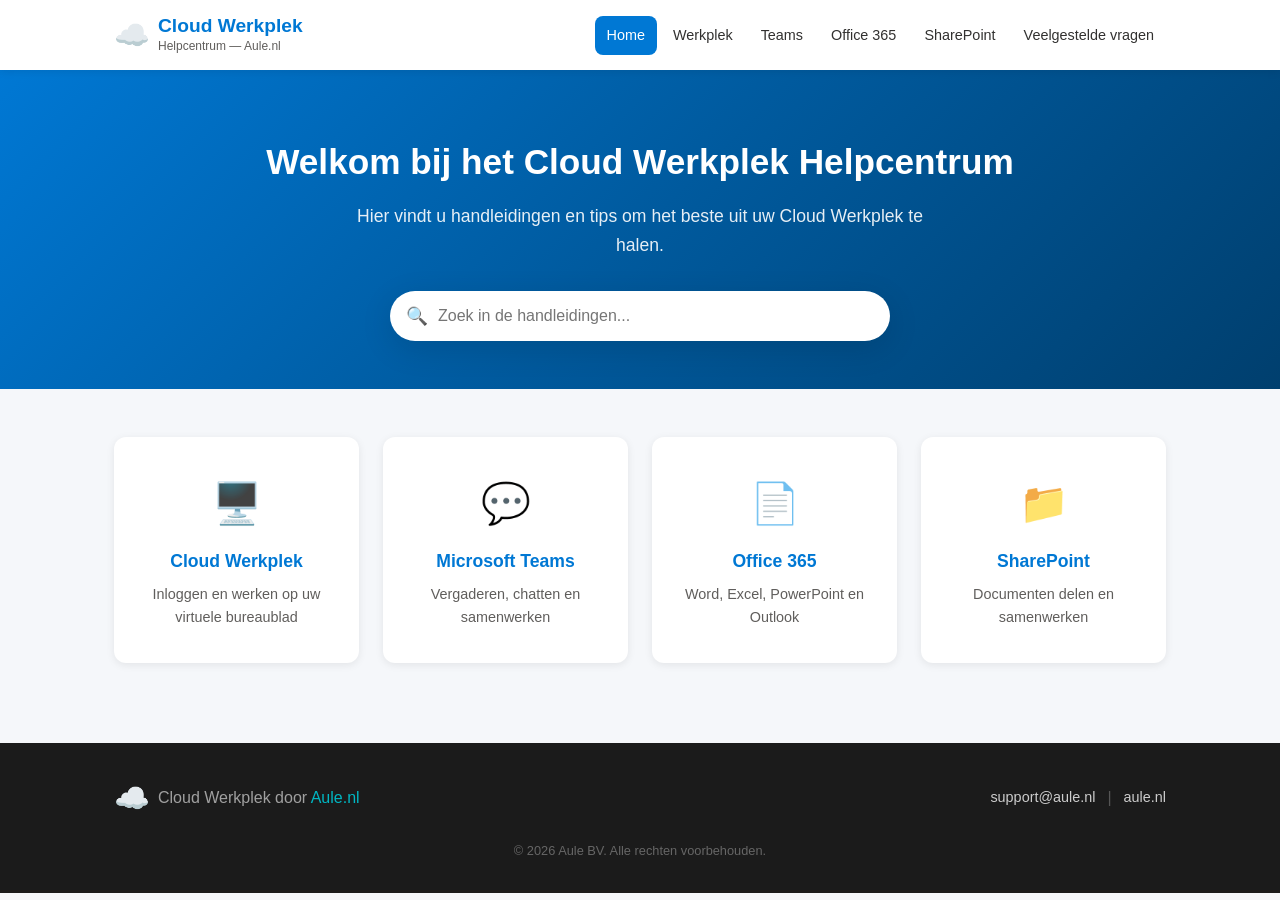
<file: index.html>
<!DOCTYPE html>
<html lang="nl">
<head>
    <meta charset="UTF-8">
    <meta name="viewport" content="width=device-width, initial-scale=1.0">
    <title>Cloud Werkplek Help - Aule.nl</title>
    <link rel="icon" href="data:image/svg+xml,<svg xmlns='http://www.w3.org/2000/svg' viewBox='0 0 100 100'><text y='.9em' font-size='90'>☁️</text></svg>">
    <link rel="stylesheet" href="style.css">
</head>
<body>
    <!-- Header -->
    <header class="header">
        <div class="container header-inner">
            <div class="logo">
                <span class="logo-icon">☁️</span>
                <div>
                    <span class="logo-text">Cloud Werkplek</span>
                    <span class="logo-sub">Helpcentrum — Aule.nl</span>
                </div>
            </div>
            <nav class="nav">
                <a href="#home" class="nav-link active" data-section="home">Home</a>
                <a href="#avd" class="nav-link" data-section="avd">Werkplek</a>
                <a href="#teams" class="nav-link" data-section="teams">Teams</a>
                <a href="#office" class="nav-link" data-section="office">Office 365</a>
                <a href="#sharepoint" class="nav-link" data-section="sharepoint">SharePoint</a>
                <a href="#faq" class="nav-link" data-section="faq">Veelgestelde vragen</a>
            </nav>
            <button class="mobile-menu-btn" aria-label="Menu">☰</button>
        </div>
    </header>

    <!-- Hero / Home -->
    <section id="home" class="hero">
        <div class="container">
            <h1>Welkom bij het Cloud Werkplek Helpcentrum</h1>
            <p class="hero-sub">Hier vindt u handleidingen en tips om het beste uit uw Cloud Werkplek te halen.</p>
            <div class="search-box">
                <input type="text" id="searchInput" placeholder="Zoek in de handleidingen..." aria-label="Zoeken">
                <span class="search-icon">🔍</span>
            </div>
        </div>
    </section>

    <!-- Quick Links -->
    <section class="quick-links">
        <div class="container">
            <div class="cards">
                <a href="#avd" class="card" data-nav="avd">
                    <div class="card-icon">🖥️</div>
                    <h3>Cloud Werkplek</h3>
                    <p>Inloggen en werken op uw virtuele bureaublad</p>
                </a>
                <a href="#teams" class="card" data-nav="teams">
                    <div class="card-icon">💬</div>
                    <h3>Microsoft Teams</h3>
                    <p>Vergaderen, chatten en samenwerken</p>
                </a>
                <a href="#office" class="card" data-nav="office">
                    <div class="card-icon">📄</div>
                    <h3>Office 365</h3>
                    <p>Word, Excel, PowerPoint en Outlook</p>
                </a>
                <a href="#sharepoint" class="card" data-nav="sharepoint">
                    <div class="card-icon">📁</div>
                    <h3>SharePoint</h3>
                    <p>Documenten delen en samenwerken</p>
                </a>
            </div>
        </div>
    </section>

    <!-- Azure Virtual Desktop -->
    <section id="avd" class="content-section hidden">
        <div class="container">
            <h2>🖥️ Cloud Werkplek (Azure Virtual Desktop)</h2>
            <p class="section-intro">Uw Cloud Werkplek is een veilige virtuele desktop die u overal kunt gebruiken. Hieronder vindt u stap-voor-stap uitleg.</p>

            <div class="guide-block" id="avd-inloggen">
                <h3>Inloggen op uw Cloud Werkplek</h3>
                <div class="steps">
                    <div class="step">
                        <div class="step-number">1</div>
                        <div class="step-content">
                            <h4>Open de webbrowser</h4>
                            <p>Ga naar <a href="https://client.wvd.microsoft.com/arm/webclient" target="_blank" rel="noopener">https://client.wvd.microsoft.com/arm/webclient</a></p>
                            <div class="tip">💡 Tip: Sla deze link op als favoriet/bladwijzer in uw browser.</div>
                        </div>
                    </div>
                    <div class="step">
                        <div class="step-number">2</div>
                        <div class="step-content">
                            <h4>Log in met uw account</h4>
                            <p>Voer uw e-mailadres en wachtwoord in. Dit zijn dezelfde gegevens als voor uw werkmail.</p>
                        </div>
                    </div>
                    <div class="step">
                        <div class="step-number">3</div>
                        <div class="step-content">
                            <h4>Bevestig met MFA</h4>
                            <p>Bevestig de aanmelding met de Microsoft Authenticator app op uw telefoon of via een SMS-code.</p>
                        </div>
                    </div>
                    <div class="step">
                        <div class="step-number">4</div>
                        <div class="step-content">
                            <h4>Klik op uw bureaublad</h4>
                            <p>U ziet nu uw Cloud Werkplek. Dubbelklik erop om verbinding te maken. Na enkele seconden verschijnt uw bureaublad.</p>
                        </div>
                    </div>
                </div>
            </div>

            <div class="guide-block" id="avd-app">
                <h3>De Remote Desktop App installeren (aanbevolen)</h3>
                <p>Voor de beste ervaring raden wij de Remote Desktop app aan:</p>
                <div class="steps">
                    <div class="step">
                        <div class="step-number">1</div>
                        <div class="step-content">
                            <h4>Download de app</h4>
                            <p><strong>Windows:</strong> Download de <a href="https://go.microsoft.com/fwlink/?linkid=2139369" target="_blank" rel="noopener">Windows Desktop Client</a> uit de Microsoft Store of website.</p>
                            <p><strong>Mac:</strong> Download <a href="https://apps.apple.com/app/windows-app/id1295203466" target="_blank" rel="noopener">Windows App</a> uit de App Store.</p>
                            <p><strong>Telefoon/Tablet:</strong> Zoek naar "Windows App" in de App Store of Google Play Store.</p>
                        </div>
                    </div>
                    <div class="step">
                        <div class="step-number">2</div>
                        <div class="step-content">
                            <h4>Abonneren</h4>
                            <p>Open de app en klik op <strong>Abonneren</strong> (of Subscribe). Log in met uw werkaccount.</p>
                        </div>
                    </div>
                    <div class="step">
                        <div class="step-number">3</div>
                        <div class="step-content">
                            <h4>Verbinding maken</h4>
                            <p>Na het inloggen verschijnt uw Cloud Werkplek. Dubbelklik erop om te starten.</p>
                        </div>
                    </div>
                </div>
            </div>

            <div class="guide-block" id="avd-tips">
                <h3>Tips voor de Cloud Werkplek</h3>
                <div class="tips-grid">
                    <div class="tip-card">
                        <h4>🔄 Scherm aanpassen</h4>
                        <p>Gebruik <kbd>Ctrl</kbd> + <kbd>+</kbd> of <kbd>Ctrl</kbd> + <kbd>-</kbd> om in/uit te zoomen in de webclient.</p>
                    </div>
                    <div class="tip-card">
                        <h4>📋 Kopiëren & Plakken</h4>
                        <p>Kopiëren en plakken werkt gewoon met <kbd>Ctrl+C</kbd> en <kbd>Ctrl+V</kbd> tussen uw computer en de Cloud Werkplek.</p>
                    </div>
                    <div class="tip-card">
                        <h4>🖨️ Printen</h4>
                        <p>Uw lokale printers zijn automatisch beschikbaar in de Cloud Werkplek.</p>
                    </div>
                    <div class="tip-card">
                        <h4>💾 Bestanden opslaan</h4>
                        <p>Sla bestanden altijd op in OneDrive of SharePoint, zo zijn ze altijd veilig en beschikbaar.</p>
                    </div>
                </div>
            </div>

            <div class="guide-block" id="avd-problemen">
                <h3>Veelvoorkomende problemen</h3>
                <div class="accordion">
                    <div class="accordion-item">
                        <button class="accordion-btn">Ik kan niet inloggen</button>
                        <div class="accordion-content">
                            <ul>
                                <li>Controleer of u het juiste e-mailadres en wachtwoord gebruikt</li>
                                <li>Controleer of de Caps Lock toets niet per ongeluk aan staat</li>
                                <li>Probeer uw wachtwoord te resetten via <a href="https://passwordreset.microsoftonline.com" target="_blank" rel="noopener">passwordreset.microsoftonline.com</a></li>
                                <li>Lukt het nog niet? Neem contact op met de helpdesk</li>
                            </ul>
                        </div>
                    </div>
                    <div class="accordion-item">
                        <button class="accordion-btn">Het scherm is traag of bevriest</button>
                        <div class="accordion-content">
                            <ul>
                                <li>Controleer uw internetverbinding</li>
                                <li>Sluit onnodige tabbladen en programma's</li>
                                <li>Gebruik bij voorkeur een bekabelde internetverbinding (ethernet)</li>
                                <li>Probeer de Remote Desktop app in plaats van de webbrowser</li>
                            </ul>
                        </div>
                    </div>
                    <div class="accordion-item">
                        <button class="accordion-btn">Mijn printer werkt niet</button>
                        <div class="accordion-content">
                            <ul>
                                <li>Controleer of de printer aan staat en verbonden is met uw computer</li>
                                <li>Log uit en weer in op de Cloud Werkplek</li>
                                <li>Controleer of de printer verschijnt in de lijst met printers</li>
                            </ul>
                        </div>
                    </div>
                </div>
            </div>
        </div>
    </section>

    <!-- Microsoft Teams -->
    <section id="teams" class="content-section hidden">
        <div class="container">
            <h2>💬 Microsoft Teams</h2>
            <p class="section-intro">Microsoft Teams is uw centrale plek voor communicatie en samenwerking. Hieronder vindt u uitleg over de belangrijkste functies.</p>

            <div class="guide-block" id="teams-starten">
                <h3>Teams starten</h3>
                <div class="steps">
                    <div class="step">
                        <div class="step-number">1</div>
                        <div class="step-content">
                            <h4>Open Teams</h4>
                            <p>Teams is al geïnstalleerd op uw Cloud Werkplek. Klik op het <strong>Teams-icoon</strong> in de taakbalk of zoek "Teams" in het startmenu.</p>
                            <p>U kunt ook Teams gebruiken in de browser via <a href="https://teams.microsoft.com" target="_blank" rel="noopener">teams.microsoft.com</a></p>
                        </div>
                    </div>
                </div>
            </div>

            <div class="guide-block" id="teams-chatten">
                <h3>Chatten met collega's</h3>
                <div class="steps">
                    <div class="step">
                        <div class="step-number">1</div>
                        <div class="step-content">
                            <h4>Nieuwe chat starten</h4>
                            <p>Klik op <strong>Chat</strong> in de linkerkolom en vervolgens op het <strong>✏️ nieuwe chat</strong> icoon bovenaan.</p>
                        </div>
                    </div>
                    <div class="step">
                        <div class="step-number">2</div>
                        <div class="step-content">
                            <h4>Persoon zoeken</h4>
                            <p>Typ de naam of het e-mailadres van uw collega in het <strong>"Aan:"</strong> veld.</p>
                        </div>
                    </div>
                    <div class="step">
                        <div class="step-number">3</div>
                        <div class="step-content">
                            <h4>Bericht typen</h4>
                            <p>Typ uw bericht onderaan en druk op <kbd>Enter</kbd> om te verzenden.</p>
                            <div class="tip">💡 Tip: Gebruik <kbd>Shift+Enter</kbd> voor een nieuwe regel zonder te verzenden.</div>
                        </div>
                    </div>
                </div>
            </div>

            <div class="guide-block" id="teams-vergaderen">
                <h3>Een vergadering starten of deelnemen</h3>
                <div class="steps">
                    <div class="step">
                        <div class="step-number">1</div>
                        <div class="step-content">
                            <h4>Deelnemen aan een vergadering</h4>
                            <p>Klik op de <strong>vergaderlink</strong> in uw agenda (Outlook) of in Teams bij <strong>Agenda</strong> in de linkerkolom. Klik op <strong>Deelnemen</strong>.</p>
                        </div>
                    </div>
                    <div class="step">
                        <div class="step-number">2</div>
                        <div class="step-content">
                            <h4>Camera en microfoon instellen</h4>
                            <p>Voordat u deelneemt kunt u uw camera en microfoon aan- of uitzetten. Klik daarna op <strong>"Nu deelnemen"</strong>.</p>
                        </div>
                    </div>
                    <div class="step">
                        <div class="step-number">3</div>
                        <div class="step-content">
                            <h4>Scherm delen</h4>
                            <p>Klik tijdens een vergadering op het <strong>🖥️ deelicoon</strong> (rechtsboven) en kies welk scherm of venster u wilt delen.</p>
                        </div>
                    </div>
                </div>
                <div class="tip">💡 Tip: Test uw geluid vóór de vergadering via <strong>Instellingen → Apparaten</strong>.</div>
            </div>

            <div class="guide-block" id="teams-bestanden">
                <h3>Bestanden delen in Teams</h3>
                <div class="steps">
                    <div class="step">
                        <div class="step-number">1</div>
                        <div class="step-content">
                            <h4>In een chat</h4>
                            <p>Klik op het <strong>📎 paperclip-icoon</strong> onder het berichtveld. Kies het bestand en klik op <strong>Verzenden</strong>.</p>
                        </div>
                    </div>
                    <div class="step">
                        <div class="step-number">2</div>
                        <div class="step-content">
                            <h4>In een kanaal</h4>
                            <p>Ga naar het kanaal, klik op <strong>Bestanden</strong> bovenaan. Klik op <strong>Uploaden</strong> of sleep het bestand erin.</p>
                        </div>
                    </div>
                </div>
            </div>
        </div>
    </section>

    <!-- Office 365 -->
    <section id="office" class="content-section hidden">
        <div class="container">
            <h2>📄 Office 365</h2>
            <p class="section-intro">Met Office 365 heeft u altijd toegang tot Word, Excel, PowerPoint, Outlook en meer. Hier vindt u handige tips.</p>

            <div class="guide-block" id="office-outlook">
                <h3>📧 Outlook — E-mail en Agenda</h3>
                <div class="steps">
                    <div class="step">
                        <div class="step-number">1</div>
                        <div class="step-content">
                            <h4>Outlook openen</h4>
                            <p>Open Outlook vanuit de Cloud Werkplek (taakbalk of startmenu) of ga naar <a href="https://outlook.office.com" target="_blank" rel="noopener">outlook.office.com</a> in uw browser.</p>
                        </div>
                    </div>
                    <div class="step">
                        <div class="step-number">2</div>
                        <div class="step-content">
                            <h4>E-mail versturen</h4>
                            <p>Klik op <strong>Nieuwe e-mail</strong>. Vul het e-mailadres, onderwerp en bericht in. Klik op <strong>Verzenden</strong>.</p>
                        </div>
                    </div>
                    <div class="step">
                        <div class="step-number">3</div>
                        <div class="step-content">
                            <h4>Bijlage toevoegen</h4>
                            <p>Klik op <strong>📎 Bijvoegen</strong> en kies het bestand. U kunt ook bestanden vanuit OneDrive of SharePoint delen als link.</p>
                            <div class="tip">💡 Tip: Bestanden delen als link is beter dan als bijlage — zo werkt iedereen altijd in de laatste versie.</div>
                        </div>
                    </div>
                </div>

                <h4 style="margin-top: 1.5rem;">Handige sneltoetsen in Outlook</h4>
                <table class="shortcut-table">
                    <thead><tr><th>Actie</th><th>Sneltoets</th></tr></thead>
                    <tbody>
                        <tr><td>Nieuwe e-mail</td><td><kbd>Ctrl+N</kbd></td></tr>
                        <tr><td>Beantwoorden</td><td><kbd>Ctrl+R</kbd></td></tr>
                        <tr><td>Allen beantwoorden</td><td><kbd>Ctrl+Shift+R</kbd></td></tr>
                        <tr><td>Doorsturen</td><td><kbd>Ctrl+F</kbd></td></tr>
                        <tr><td>Verzenden</td><td><kbd>Ctrl+Enter</kbd></td></tr>
                        <tr><td>Zoeken</td><td><kbd>Ctrl+E</kbd></td></tr>
                    </tbody>
                </table>
            </div>

            <div class="guide-block" id="office-word">
                <h3>📝 Word — Documenten maken</h3>
                <div class="tips-grid">
                    <div class="tip-card">
                        <h4>📄 Nieuw document</h4>
                        <p>Open Word → Klik op <strong>Leeg document</strong> of kies een sjabloon.</p>
                    </div>
                    <div class="tip-card">
                        <h4>💾 Opslaan</h4>
                        <p>Druk op <kbd>Ctrl+S</kbd> of sla op in OneDrive voor automatisch opslaan.</p>
                    </div>
                    <div class="tip-card">
                        <h4>🖨️ Afdrukken</h4>
                        <p>Gebruik <kbd>Ctrl+P</kbd> om het afdrukvenster te openen.</p>
                    </div>
                    <div class="tip-card">
                        <h4>📤 Exporteren als PDF</h4>
                        <p>Ga naar <strong>Bestand → Exporteren → PDF maken</strong>.</p>
                    </div>
                </div>
            </div>

            <div class="guide-block" id="office-excel">
                <h3>📊 Excel — Spreadsheets</h3>
                <div class="tips-grid">
                    <div class="tip-card">
                        <h4>➕ Basis formules</h4>
                        <p><code>=SOM(A1:A10)</code> voor optellen.<br><code>=GEMIDDELDE(A1:A10)</code> voor gemiddelde.</p>
                    </div>
                    <div class="tip-card">
                        <h4>📊 Grafiek maken</h4>
                        <p>Selecteer uw gegevens → tabblad <strong>Invoegen</strong> → kies een grafiektype.</p>
                    </div>
                    <div class="tip-card">
                        <h4>🔍 Filteren</h4>
                        <p>Selecteer uw tabel → <strong>Gegevens → Filter</strong> om te sorteren en filteren.</p>
                    </div>
                    <div class="tip-card">
                        <h4>🧊 Rijen vastzetten</h4>
                        <p><strong>Beeld → Titels blokkeren</strong> om koprijen zichtbaar te houden bij scrollen.</p>
                    </div>
                </div>
            </div>

            <div class="guide-block" id="office-onedrive">
                <h3>☁️ OneDrive — Uw persoonlijke opslag</h3>
                <div class="steps">
                    <div class="step">
                        <div class="step-number">1</div>
                        <div class="step-content">
                            <h4>Bestanden openen</h4>
                            <p>Klik op het <strong>OneDrive wolkje</strong> in de taakbalk of ga naar <a href="https://onedrive.com" target="_blank" rel="noopener">onedrive.com</a>.</p>
                        </div>
                    </div>
                    <div class="step">
                        <div class="step-number">2</div>
                        <div class="step-content">
                            <h4>Bestanden uploaden</h4>
                            <p>Sleep bestanden naar het OneDrive venster of klik op <strong>Uploaden</strong>.</p>
                        </div>
                    </div>
                    <div class="step">
                        <div class="step-number">3</div>
                        <div class="step-content">
                            <h4>Delen met collega's</h4>
                            <p>Klik met de rechtermuisknop op een bestand → <strong>Delen</strong> → voer het e-mailadres in.</p>
                        </div>
                    </div>
                </div>
                <div class="tip">💡 Tip: OneDrive is voor persoonlijke bestanden. Gebruik SharePoint voor teambestanden.</div>
            </div>
        </div>
    </section>

    <!-- SharePoint -->
    <section id="sharepoint" class="content-section hidden">
        <div class="container">
            <h2>📁 SharePoint</h2>
            <p class="section-intro">SharePoint is de plek waar uw team documenten deelt en samen aan bestanden werkt.</p>

            <div class="guide-block" id="sp-openen">
                <h3>SharePoint openen</h3>
                <div class="steps">
                    <div class="step">
                        <div class="step-number">1</div>
                        <div class="step-content">
                            <h4>Via de browser</h4>
                            <p>Ga naar <a href="https://portal.office.com" target="_blank" rel="noopener">portal.office.com</a> en klik op <strong>SharePoint</strong> in het app-overzicht.</p>
                        </div>
                    </div>
                    <div class="step">
                        <div class="step-number">2</div>
                        <div class="step-content">
                            <h4>Uw sites vinden</h4>
                            <p>U ziet uw <strong>veelgebruikte sites</strong> en <strong>recente bestanden</strong>. Klik op een site om deze te openen.</p>
                        </div>
                    </div>
                </div>
            </div>

            <div class="guide-block" id="sp-documenten">
                <h3>Werken met documenten</h3>
                <div class="steps">
                    <div class="step">
                        <div class="step-number">1</div>
                        <div class="step-content">
                            <h4>Document uploaden</h4>
                            <p>Open een documentbibliotheek → klik op <strong>Uploaden</strong> of sleep bestanden naar het venster.</p>
                        </div>
                    </div>
                    <div class="step">
                        <div class="step-number">2</div>
                        <div class="step-content">
                            <h4>Document bewerken</h4>
                            <p>Klik op een document om het te openen. U kunt kiezen om het te bewerken in de <strong>browser</strong> of in de <strong>desktop-app</strong>.</p>
                            <div class="tip">💡 Tip: Meerdere mensen kunnen tegelijk aan hetzelfde document werken!</div>
                        </div>
                    </div>
                    <div class="step">
                        <div class="step-number">3</div>
                        <div class="step-content">
                            <h4>Versiegeschiedenis bekijken</h4>
                            <p>Klik met rechts op een bestand → <strong>Versiegeschiedenis</strong>. Hier kunt u eerdere versies bekijken of herstellen.</p>
                        </div>
                    </div>
                </div>
            </div>

            <div class="guide-block" id="sp-delen">
                <h3>Bestanden delen</h3>
                <div class="steps">
                    <div class="step">
                        <div class="step-number">1</div>
                        <div class="step-content">
                            <h4>Bestand delen</h4>
                            <p>Klik met rechts op het bestand → <strong>Delen</strong>. Voer de naam of het e-mailadres in van de persoon.</p>
                        </div>
                    </div>
                    <div class="step">
                        <div class="step-number">2</div>
                        <div class="step-content">
                            <h4>Rechten instellen</h4>
                            <p>Kies of de persoon het bestand mag <strong>bewerken</strong> of alleen <strong>bekijken</strong>.</p>
                        </div>
                    </div>
                    <div class="step">
                        <div class="step-number">3</div>
                        <div class="step-content">
                            <h4>Link kopiëren</h4>
                            <p>Klik op <strong>Link kopiëren</strong> om een deellink te maken die u via e-mail of chat kunt versturen.</p>
                        </div>
                    </div>
                </div>
            </div>

            <div class="guide-block" id="sp-sync">
                <h3>SharePoint synchroniseren met uw computer</h3>
                <div class="steps">
                    <div class="step">
                        <div class="step-number">1</div>
                        <div class="step-content">
                            <h4>Synchronisatie starten</h4>
                            <p>Open de SharePoint-site in uw browser. Klik op <strong>Synchroniseren</strong> in de documentbibliotheek.</p>
                        </div>
                    </div>
                    <div class="step">
                        <div class="step-number">2</div>
                        <div class="step-content">
                            <h4>OneDrive opent automatisch</h4>
                            <p>De map verschijnt in uw Verkenner onder de naam van uw organisatie. U kunt nu bestanden bewerken alsof ze op uw computer staan.</p>
                        </div>
                    </div>
                </div>
            </div>
        </div>
    </section>

    <!-- FAQ -->
    <section id="faq" class="content-section hidden">
        <div class="container">
            <h2>❓ Veelgestelde vragen</h2>
            <p class="section-intro">Antwoorden op de meest gestelde vragen over uw Cloud Werkplek.</p>

            <div class="guide-block">
                <div class="accordion">
                    <div class="accordion-item">
                        <button class="accordion-btn">Hoe wijzig ik mijn wachtwoord?</button>
                        <div class="accordion-content">
                            <ol>
                                <li>Ga naar <a href="https://myaccount.microsoft.com" target="_blank" rel="noopener">myaccount.microsoft.com</a></li>
                                <li>Klik op <strong>Wachtwoord wijzigen</strong></li>
                                <li>Voer uw huidige wachtwoord in en daarna twee keer uw nieuwe wachtwoord</li>
                                <li>Klik op <strong>Verzenden</strong></li>
                            </ol>
                            <div class="tip">💡 Tip: Gebruik een sterk wachtwoord met minimaal 12 tekens, hoofdletters, kleine letters, cijfers en symbolen.</div>
                        </div>
                    </div>

                    <div class="accordion-item">
                        <button class="accordion-btn">Hoe stel ik de Microsoft Authenticator app in?</button>
                        <div class="accordion-content">
                            <ol>
                                <li>Download de <strong>Microsoft Authenticator</strong> app op uw telefoon (App Store / Google Play)</li>
                                <li>Ga naar <a href="https://mysignins.microsoft.com/security-info" target="_blank" rel="noopener">mysignins.microsoft.com/security-info</a></li>
                                <li>Klik op <strong>Methode toevoegen → Authenticator-app</strong></li>
                                <li>Scan de QR-code met de Authenticator app</li>
                                <li>Bevestig met de code die op uw telefoon verschijnt</li>
                            </ol>
                        </div>
                    </div>

                    <div class="accordion-item">
                        <button class="accordion-btn">Kan ik de Cloud Werkplek op mijn telefoon of tablet gebruiken?</button>
                        <div class="accordion-content">
                            <p>Ja! Download de <strong>Windows App</strong> (voorheen Remote Desktop) uit de App Store of Google Play Store. Log in met uw werkaccount en u kunt overal werken.</p>
                        </div>
                    </div>

                    <div class="accordion-item">
                        <button class="accordion-btn">Waar worden mijn bestanden opgeslagen?</button>
                        <div class="accordion-content">
                            <p>Uw bestanden worden veilig opgeslagen in de Microsoft Cloud:</p>
                            <ul>
                                <li><strong>OneDrive</strong> — voor persoonlijke bestanden</li>
                                <li><strong>SharePoint</strong> — voor gedeelde teambestanden</li>
                                <li><strong>Teams</strong> — bestanden gedeeld in chats en kanalen (staan ook in SharePoint)</li>
                            </ul>
                            <div class="warning">⚠️ Sla bestanden NIET op het lokale bureaublad van de Cloud Werkplek op. Gebruik altijd OneDrive of SharePoint.</div>
                        </div>
                    </div>

                    <div class="accordion-item">
                        <button class="accordion-btn">Mijn internetverbinding is langzaam, wat kan ik doen?</button>
                        <div class="accordion-content">
                            <ul>
                                <li>Gebruik een bekabelde verbinding (ethernet) in plaats van WiFi</li>
                                <li>Sluit ongebruikte programma's en browsertabbladen</li>
                                <li>Start uw router/modem opnieuw op</li>
                                <li>Gebruik de Remote Desktop app in plaats van de webbrowser</li>
                            </ul>
                        </div>
                    </div>

                    <div class="accordion-item">
                        <button class="accordion-btn">Hoe neem ik contact op met de helpdesk?</button>
                        <div class="accordion-content">
                            <div class="contact-info">
                                <p>U kunt onze helpdesk bereiken via:</p>
                                <ul>
                                    <li>📧 E-mail: <a href="mailto:support@aule.nl">support@aule.nl</a></li>
                                    <li>🌐 Website: <a href="https://aule.nl" target="_blank" rel="noopener">aule.nl</a></li>
                                </ul>
                            </div>
                        </div>
                    </div>

                    <div class="accordion-item">
                        <button class="accordion-btn">Hoe log ik uit bij de Cloud Werkplek?</button>
                        <div class="accordion-content">
                            <p>Klik op het <strong>Windows startmenu</strong> → klik op uw naam → <strong>Afmelden</strong>. Of sluit simpelweg het browservenster / de app.</p>
                            <div class="tip">💡 Tip: U hoeft niet altijd uit te loggen. Als u de browser of app sluit, wordt uw sessie automatisch na enige tijd beëindigd.</div>
                        </div>
                    </div>
                </div>
            </div>
        </div>
    </section>

    <!-- Footer -->
    <footer class="footer">
        <div class="container">
            <div class="footer-inner">
                <div class="footer-brand">
                    <span class="logo-icon">☁️</span>
                    <span>Cloud Werkplek door <a href="https://aule.nl" target="_blank" rel="noopener">Aule.nl</a></span>
                </div>
                <div class="footer-links">
                    <a href="mailto:support@aule.nl">support@aule.nl</a>
                    <span>|</span>
                    <a href="https://aule.nl" target="_blank" rel="noopener">aule.nl</a>
                </div>
            </div>
            <p class="footer-copy">© 2026 Aule BV. Alle rechten voorbehouden.</p>
        </div>
    </footer>

    <script src="script.js"></script>
</body>
</html>
</file>
<file: style.css>
/* === Reset & Base === */
*, *::before, *::after { box-sizing: border-box; margin: 0; padding: 0; }

:root {
    --primary: #0078d4;
    --primary-dark: #005a9e;
    --primary-light: #deecf9;
    --accent: #00b7c3;
    --bg: #f5f7fa;
    --white: #ffffff;
    --text: #323130;
    --text-light: #605e5c;
    --border: #e1dfdd;
    --shadow: 0 2px 8px rgba(0,0,0,0.08);
    --shadow-lg: 0 8px 32px rgba(0,0,0,0.12);
    --radius: 12px;
    --radius-sm: 8px;
    --transition: 0.2s ease;
}

html { scroll-behavior: smooth; }

body {
    font-family: 'Segoe UI', -apple-system, BlinkMacSystemFont, sans-serif;
    background: var(--bg);
    color: var(--text);
    line-height: 1.6;
    min-height: 100vh;
}

a { color: var(--primary); text-decoration: none; }
a:hover { text-decoration: underline; }

.container {
    max-width: 1100px;
    margin: 0 auto;
    padding: 0 1.5rem;
}

/* === Header === */
.header {
    background: var(--white);
    box-shadow: var(--shadow);
    position: sticky;
    top: 0;
    z-index: 100;
}

.header-inner {
    display: flex;
    align-items: center;
    justify-content: space-between;
    padding: 0.75rem 1.5rem;
    gap: 1rem;
}

.logo {
    display: flex;
    align-items: center;
    gap: 0.5rem;
    flex-shrink: 0;
}

.logo-icon { font-size: 1.8rem; }

.logo-text {
    font-size: 1.2rem;
    font-weight: 700;
    color: var(--primary);
    display: block;
    line-height: 1.2;
}

.logo-sub {
    font-size: 0.75rem;
    color: var(--text-light);
    display: block;
}

.nav {
    display: flex;
    gap: 0.25rem;
    flex-wrap: wrap;
}

.nav-link {
    padding: 0.5rem 0.75rem;
    border-radius: var(--radius-sm);
    font-size: 0.9rem;
    font-weight: 500;
    color: var(--text);
    transition: all var(--transition);
    white-space: nowrap;
}

.nav-link:hover {
    background: var(--primary-light);
    color: var(--primary);
    text-decoration: none;
}

.nav-link.active {
    background: var(--primary);
    color: var(--white);
}

.mobile-menu-btn {
    display: none;
    background: none;
    border: none;
    font-size: 1.5rem;
    cursor: pointer;
    padding: 0.5rem;
}

/* === Hero === */
.hero {
    background: linear-gradient(135deg, var(--primary) 0%, var(--primary-dark) 50%, #003f6e 100%);
    color: var(--white);
    padding: 4rem 0 3rem;
    text-align: center;
}

.hero h1 {
    font-size: 2.2rem;
    font-weight: 700;
    margin-bottom: 0.75rem;
}

.hero-sub {
    font-size: 1.1rem;
    opacity: 0.9;
    max-width: 600px;
    margin: 0 auto 2rem;
}

.search-box {
    max-width: 500px;
    margin: 0 auto;
    position: relative;
}

.search-box input {
    width: 100%;
    padding: 1rem 1rem 1rem 3rem;
    border: none;
    border-radius: 50px;
    font-size: 1rem;
    box-shadow: var(--shadow-lg);
    outline: none;
    transition: box-shadow var(--transition);
}

.search-box input:focus {
    box-shadow: 0 0 0 3px rgba(0,120,212,0.3), var(--shadow-lg);
}

.search-icon {
    position: absolute;
    left: 1rem;
    top: 50%;
    transform: translateY(-50%);
    font-size: 1.1rem;
}

/* === Quick Links / Cards === */
.quick-links {
    padding: 3rem 0;
}

.cards {
    display: grid;
    grid-template-columns: repeat(auto-fit, minmax(230px, 1fr));
    gap: 1.5rem;
}

.card {
    background: var(--white);
    border-radius: var(--radius);
    padding: 2rem 1.5rem;
    text-align: center;
    box-shadow: var(--shadow);
    transition: all var(--transition);
    cursor: pointer;
    display: block;
    color: var(--text);
    border: 2px solid transparent;
}

.card:hover {
    transform: translateY(-4px);
    box-shadow: var(--shadow-lg);
    border-color: var(--primary);
    text-decoration: none;
    color: var(--text);
}

.card-icon {
    font-size: 2.5rem;
    margin-bottom: 0.75rem;
}

.card h3 {
    font-size: 1.1rem;
    margin-bottom: 0.5rem;
    color: var(--primary);
}

.card p {
    font-size: 0.9rem;
    color: var(--text-light);
}

/* === Content Sections === */
.content-section {
    padding: 2.5rem 0 3rem;
    animation: fadeIn 0.3s ease;
}

.content-section.hidden { display: none; }

@keyframes fadeIn {
    from { opacity: 0; transform: translateY(10px); }
    to { opacity: 1; transform: translateY(0); }
}

.content-section h2 {
    font-size: 1.8rem;
    margin-bottom: 0.5rem;
    color: var(--primary-dark);
}

.section-intro {
    font-size: 1.05rem;
    color: var(--text-light);
    margin-bottom: 2rem;
}

/* === Guide Blocks === */
.guide-block {
    background: var(--white);
    border-radius: var(--radius);
    padding: 2rem;
    margin-bottom: 1.5rem;
    box-shadow: var(--shadow);
}

.guide-block h3 {
    font-size: 1.3rem;
    margin-bottom: 1rem;
    color: var(--text);
}

/* === Steps === */
.steps {
    display: flex;
    flex-direction: column;
    gap: 1rem;
}

.step {
    display: flex;
    gap: 1rem;
    align-items: flex-start;
}

.step-number {
    flex-shrink: 0;
    width: 36px;
    height: 36px;
    background: var(--primary);
    color: var(--white);
    border-radius: 50%;
    display: flex;
    align-items: center;
    justify-content: center;
    font-weight: 700;
    font-size: 0.95rem;
}

.step-content h4 {
    font-size: 1rem;
    margin-bottom: 0.25rem;
}

.step-content p {
    font-size: 0.95rem;
    color: var(--text-light);
}

/* === Tips === */
.tip {
    background: #e8f5e9;
    border-left: 4px solid #4caf50;
    padding: 0.75rem 1rem;
    border-radius: 0 var(--radius-sm) var(--radius-sm) 0;
    font-size: 0.9rem;
    margin-top: 0.5rem;
}

.warning {
    background: #fff3e0;
    border-left: 4px solid #ff9800;
    padding: 0.75rem 1rem;
    border-radius: 0 var(--radius-sm) var(--radius-sm) 0;
    font-size: 0.9rem;
    margin-top: 0.5rem;
}

.tips-grid {
    display: grid;
    grid-template-columns: repeat(auto-fit, minmax(220px, 1fr));
    gap: 1rem;
}

.tip-card {
    background: var(--bg);
    border-radius: var(--radius-sm);
    padding: 1.25rem;
    border: 1px solid var(--border);
}

.tip-card h4 {
    font-size: 0.95rem;
    margin-bottom: 0.5rem;
}

.tip-card p {
    font-size: 0.9rem;
    color: var(--text-light);
}

/* === Accordion === */
.accordion { display: flex; flex-direction: column; gap: 0.5rem; }

.accordion-item {
    border: 1px solid var(--border);
    border-radius: var(--radius-sm);
    overflow: hidden;
}

.accordion-btn {
    width: 100%;
    padding: 1rem 1.25rem;
    background: var(--bg);
    border: none;
    cursor: pointer;
    font-size: 1rem;
    font-weight: 600;
    text-align: left;
    display: flex;
    justify-content: space-between;
    align-items: center;
    transition: background var(--transition);
}

.accordion-btn::after {
    content: '▸';
    font-size: 1rem;
    transition: transform var(--transition);
}

.accordion-btn.active::after { transform: rotate(90deg); }

.accordion-btn:hover { background: var(--primary-light); }

.accordion-content {
    display: none;
    padding: 1rem 1.25rem 1.25rem;
    font-size: 0.95rem;
}

.accordion-content.active { display: block; }

.accordion-content ul, .accordion-content ol {
    padding-left: 1.5rem;
    margin: 0.5rem 0;
}

.accordion-content li {
    margin-bottom: 0.5rem;
}

/* === Shortcut Table === */
.shortcut-table {
    width: 100%;
    border-collapse: collapse;
    margin-top: 0.5rem;
}

.shortcut-table th, .shortcut-table td {
    padding: 0.6rem 1rem;
    text-align: left;
    border-bottom: 1px solid var(--border);
}

.shortcut-table th {
    background: var(--bg);
    font-weight: 600;
    font-size: 0.9rem;
}

.shortcut-table td { font-size: 0.9rem; }

kbd {
    background: var(--bg);
    border: 1px solid var(--border);
    border-radius: 4px;
    padding: 0.15rem 0.4rem;
    font-size: 0.85rem;
    font-family: 'Segoe UI', monospace;
    box-shadow: 0 1px 2px rgba(0,0,0,0.05);
}

code {
    background: var(--bg);
    border-radius: 4px;
    padding: 0.2rem 0.4rem;
    font-size: 0.9rem;
}

/* === Contact Info === */
.contact-info {
    background: var(--primary-light);
    border-radius: var(--radius-sm);
    padding: 1.25rem;
}

.contact-info ul {
    list-style: none;
    padding: 0;
    margin-top: 0.5rem;
}

.contact-info li {
    margin-bottom: 0.5rem;
    font-size: 1rem;
}

/* === Footer === */
.footer {
    background: #1b1b1b;
    color: #a0a0a0;
    padding: 2rem 0;
    margin-top: 2rem;
}

.footer-inner {
    display: flex;
    justify-content: space-between;
    align-items: center;
    flex-wrap: wrap;
    gap: 1rem;
}

.footer-brand {
    display: flex;
    align-items: center;
    gap: 0.5rem;
    font-size: 1rem;
}

.footer-brand a { color: var(--accent); }

.footer-links {
    display: flex;
    gap: 0.75rem;
    align-items: center;
}

.footer-links a { color: #ccc; font-size: 0.9rem; }
.footer-links a:hover { color: var(--white); }
.footer-links span { color: #555; }

.footer-copy {
    text-align: center;
    font-size: 0.8rem;
    margin-top: 1.25rem;
    color: #666;
}

/* === Search Results === */
.search-results {
    background: var(--white);
    border-radius: var(--radius);
    padding: 2rem;
    margin-bottom: 1.5rem;
    box-shadow: var(--shadow);
}

.search-result-item {
    padding: 1rem;
    border-bottom: 1px solid var(--border);
    cursor: pointer;
    border-radius: var(--radius-sm);
    transition: background var(--transition);
}

.search-result-item:hover { background: var(--primary-light); }
.search-result-item:last-child { border-bottom: none; }
.search-result-item h4 { color: var(--primary); margin-bottom: 0.25rem; }
.search-result-item p { font-size: 0.9rem; color: var(--text-light); }
.no-results { text-align: center; color: var(--text-light); padding: 2rem; }

/* === Mobile === */
@media (max-width: 768px) {
    .nav { display: none; }
    .nav.open {
        display: flex;
        flex-direction: column;
        position: absolute;
        top: 100%;
        left: 0;
        right: 0;
        background: var(--white);
        box-shadow: var(--shadow-lg);
        padding: 1rem;
        gap: 0.25rem;
    }
    .mobile-menu-btn { display: block; }
    .hero h1 { font-size: 1.6rem; }
    .hero-sub { font-size: 1rem; }
    .hero { padding: 2.5rem 0 2rem; }
    .guide-block { padding: 1.25rem; }
    .tips-grid { grid-template-columns: 1fr; }
    .step { flex-direction: column; gap: 0.5rem; }
    .footer-inner { flex-direction: column; text-align: center; }
    .cards { grid-template-columns: 1fr 1fr; }
}

@media (max-width: 480px) {
    .cards { grid-template-columns: 1fr; }
}

/* === Print === */
@media print {
    .header, .hero, .search-box, .footer { display: none; }
    .content-section.hidden { display: block !important; }
    .guide-block { box-shadow: none; border: 1px solid #ccc; }
}
</file>
